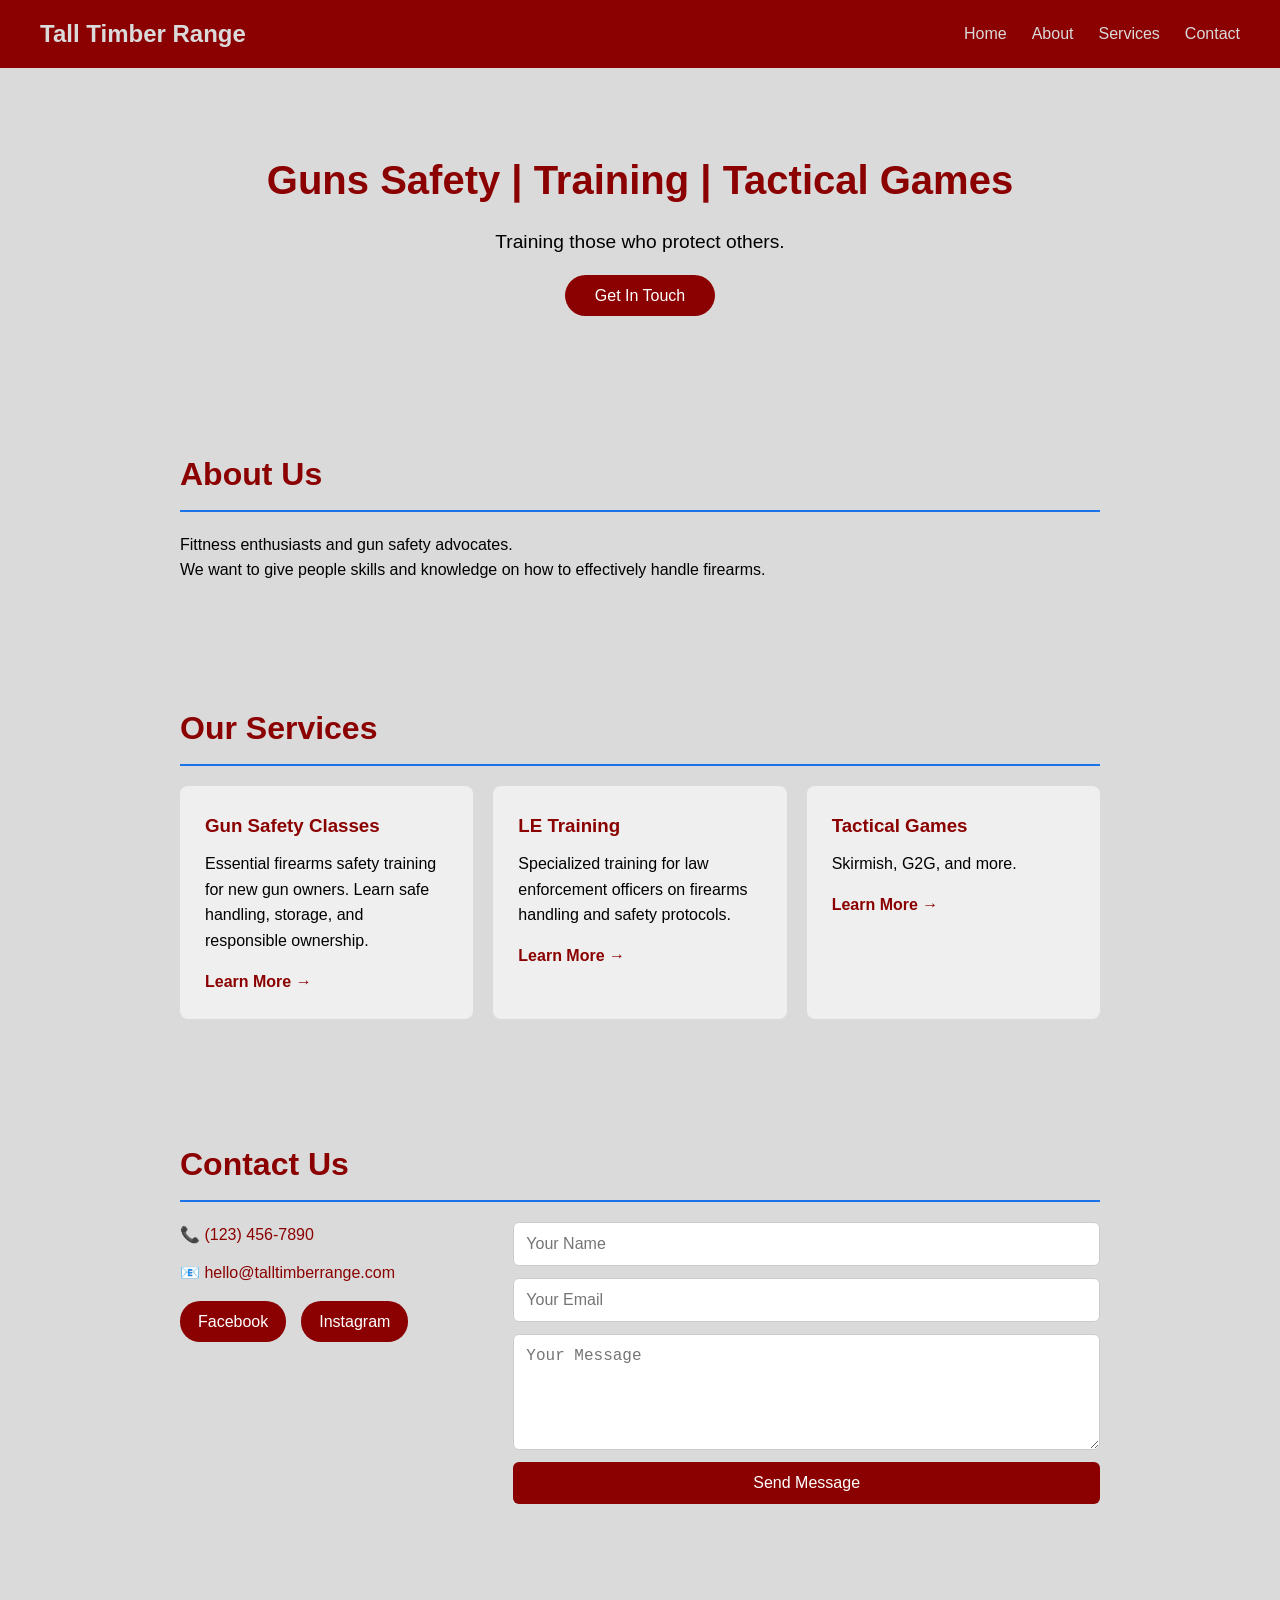
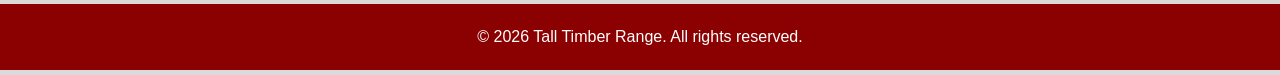
<file: index.html>
<!DOCTYPE html>
<html lang="en">
    <head>
        <meta charset="UTF-8">
        <meta name="viewport" content="width=device-width, initial-scale=1.0">
        <title>Tall Timber Range | Guns Safety, Training, and Tactical Games</title>
        <link rel="stylesheet" href="style.css">
    </head>
    <body>

        <!-- Navigation -->
        <nav>
            <div class="nav-brand">Tall Timber Range</div>
            <ul class="nav-links">
                <li><a href="#index.html">Home</a></li>
                <li><a href="#about">About</a></li>
                <li><a href="#services">Services</a></li>
                <li><a href="#contact">Contact</a></li>
            </ul>
        </nav>

        <!-- Hero Section -->
        <section class="hero">
            <div class="container">
                <h1><a href="services/gun-safety.html">Guns Safety</a> | <a href="services/le-training.html">Training</a> | <a href="services/tactical-games.html">Tactical Games</a></h1>
                <p>Training those who protect others.</p>
                <a href="#contact" class="button">Get In Touch</a>
            </div>               
        </section>

        <!-- About Section -->
        <section id="about">
            <h2>About Us</h2>
            <p>Fittness enthusiasts and gun safety advocates.</p>
            <p>We want to give people skills and knowledge on how to effectively handle firearms.</p>
        </section>

        <!-- Services Section -->
        <section id="services">
            <h2>Our Services</h2>
            <div class="services-grid">
                <div class="service-card">
                    <h3>Gun Safety Classes</h3>
                    <p>Essential firearms safety training for new gun owners. Learn safe handling, storage, and responsible ownership.</p>
                    <a href="services/gun-safety.html" class="card-link">Learn More →</a>
                </div>
                <div class="service-card">
                    <h3>LE Training</h3>
                    <p>Specialized training for law enforcement officers on firearms handling and safety protocols.</p>
                    <a href="services/le-training.html" class="card-link">Learn More →</a>
                </div>
                <div class="service-card">
                    <h3>Tactical Games</h3>
                    <p>Skirmish, G2G, and more.</p>
                    <a href="services/tactical-games.html" class="card-link">Learn More →</a>
                </div>
            </div>
        </section>

        <!-- Contact Section -->
        <section id="contact">
            <h2>Contact Us</h2>
            <div class="contact-wrapper">

                <div class="contact-info">
                    <p>📞 <a href="tel:+11234567890">(123) 456-7890</a></p>
                    <p>📧 <a href="mailto:hello@talltimberrange.com">hello@talltimberrange.com</a></p>
                    <div class="social-links">
                        <a href="#">Facebook</a>
                        <a href="#">Instagram</a>
                    </div>
                </div>

                <div class="contact-form">
                    <input type="text" placeholder="Your Name">
                    <input type="email" placeholder="Your Email">
                    <textarea placeholder="Your Message" rows="5"></textarea>
                    <button type="submit">Send Message</button>
                </div>

            </div>
        </section>

        <!-- Footer -->
        <footer>
            <p>&copy; 2026 Tall Timber Range. All rights reserved.</p>
        </footer>

    </body>
</html>
</file>
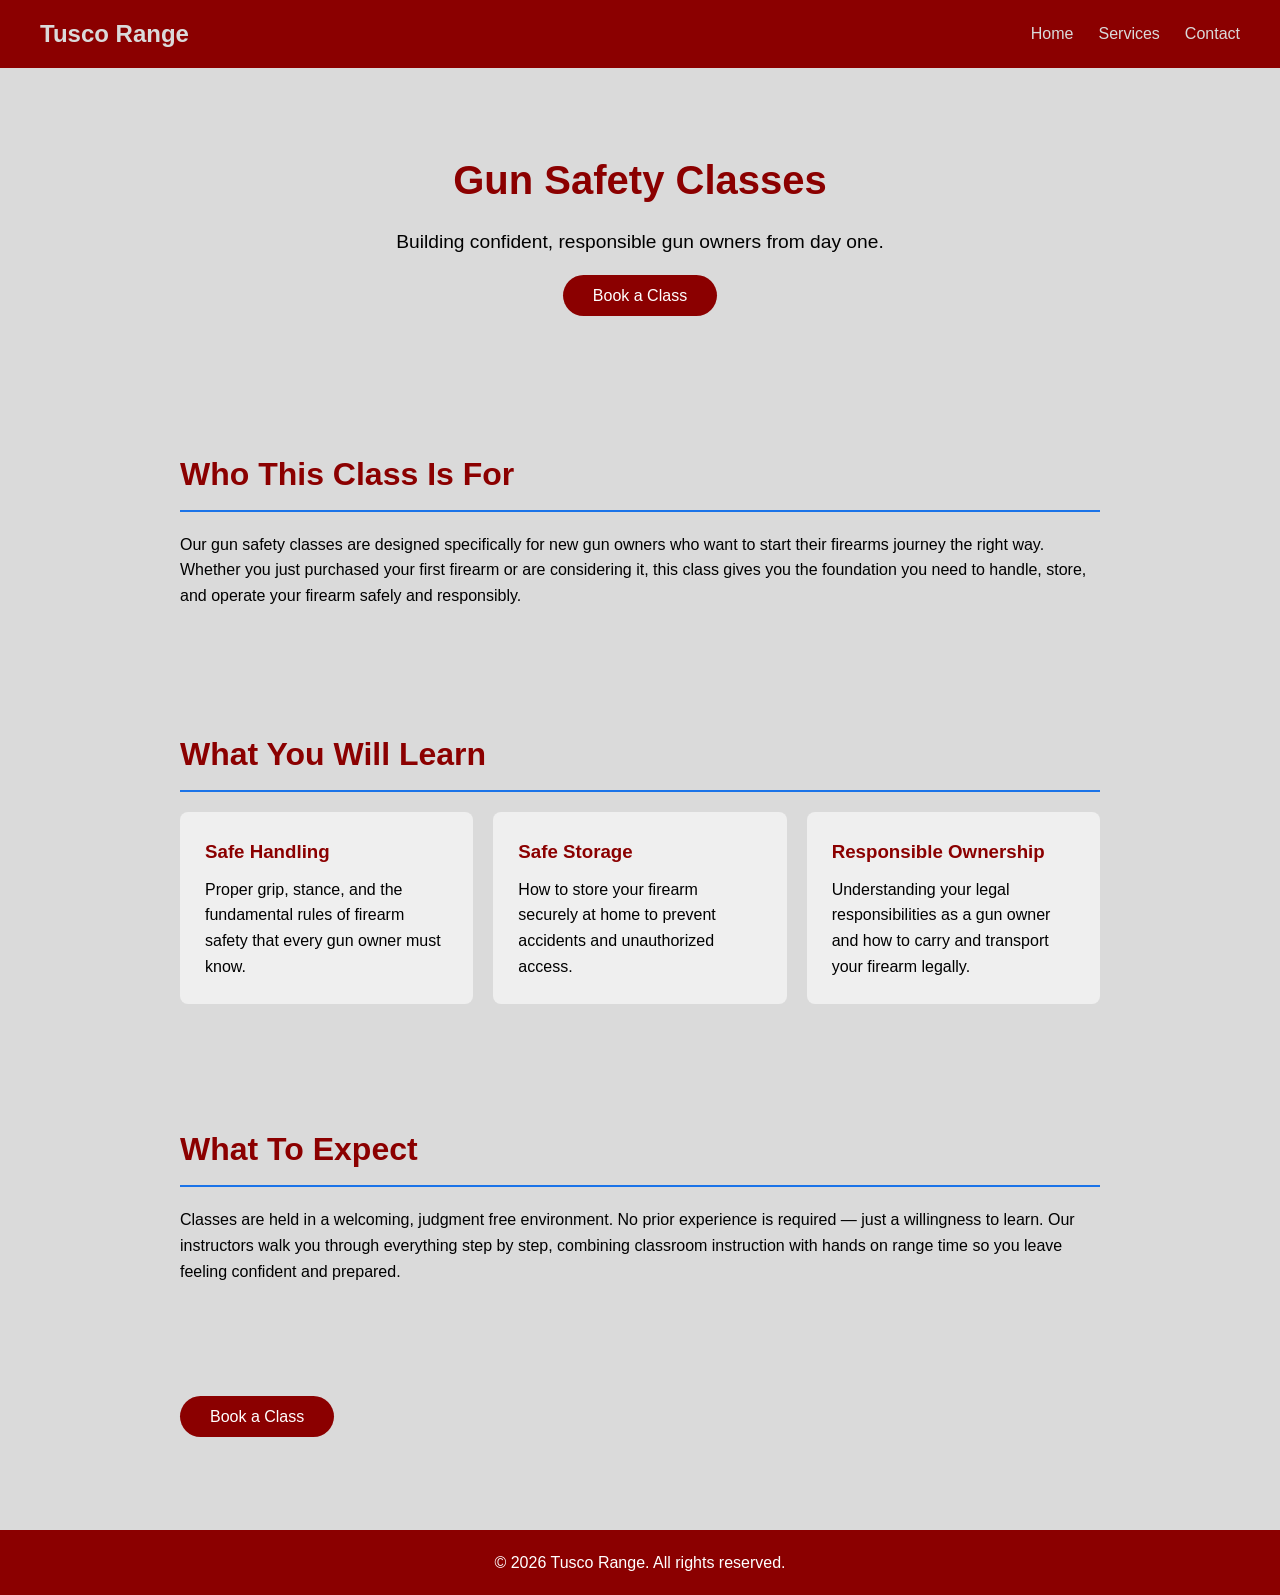
<file: Services/gun-safety.html>
<!DOCTYPE html>
<html lang="en">
    <head>
        <meta charset="UTF-8">
        <meta name="viewport" content="width=device-width, initial-scale=1.0">
        <title>Gun Safety Classes | Tusco Range</title>
        <link rel="stylesheet" href="../style.css">
    </head>
    <body>

        <nav>
            <div class="nav-brand">Tusco Range</div>
            <ul class="nav-links">
                <li><a href="../index.html">Home</a></li>
                <li><a href="../index.html#services">Services</a></li>
                <li><a href="../index.html#contact">Contact</a></li>
            </ul>
        </nav>

        <section class="hero">
            <div class="container">
                <h1>Gun Safety Classes</h1>
                <p>Building confident, responsible gun owners from day one.</p>
                <a href="../index.html#contact" class="button">Book a Class</a>
            </div>
        </section>

        <section>
            <div class="container">
                <h2>Who This Class Is For</h2>
                <p>Our gun safety classes are designed specifically for new gun owners who want to start their firearms journey the right way. Whether you just purchased your first firearm or are considering it, this class gives you the foundation you need to handle, store, and operate your firearm safely and responsibly.</p>
            </div>
        </section>

        <section>
            <div class="container">
                <h2>What You Will Learn</h2>
                <div class="services-grid">
                    <div class="service-card">
                        <h3>Safe Handling</h3>
                        <p>Proper grip, stance, and the fundamental rules of firearm safety that every gun owner must know.</p>
                    </div>
                    <div class="service-card">
                        <h3>Safe Storage</h3>
                        <p>How to store your firearm securely at home to prevent accidents and unauthorized access.</p>
                    </div>
                    <div class="service-card">
                        <h3>Responsible Ownership</h3>
                        <p>Understanding your legal responsibilities as a gun owner and how to carry and transport your firearm legally.</p>
                    </div>
                </div>
            </div>
        </section>

        <section>
            <div class="container">
                <h2>What To Expect</h2>
                <p>Classes are held in a welcoming, judgment free environment. No prior experience is required — just a willingness to learn. Our instructors walk you through everything step by step, combining classroom instruction with hands on range time so you leave feeling confident and prepared.</p>
            </div>
        </section>

        <section>
            <div class="container">
                <a href="../index.html#contact" class="button">Book a Class</a>
            </div>
        </section>

        <footer>
            <p>&copy; 2026 Tusco Range. All rights reserved.</p>
        </footer>

    </body>
</html>
</file>
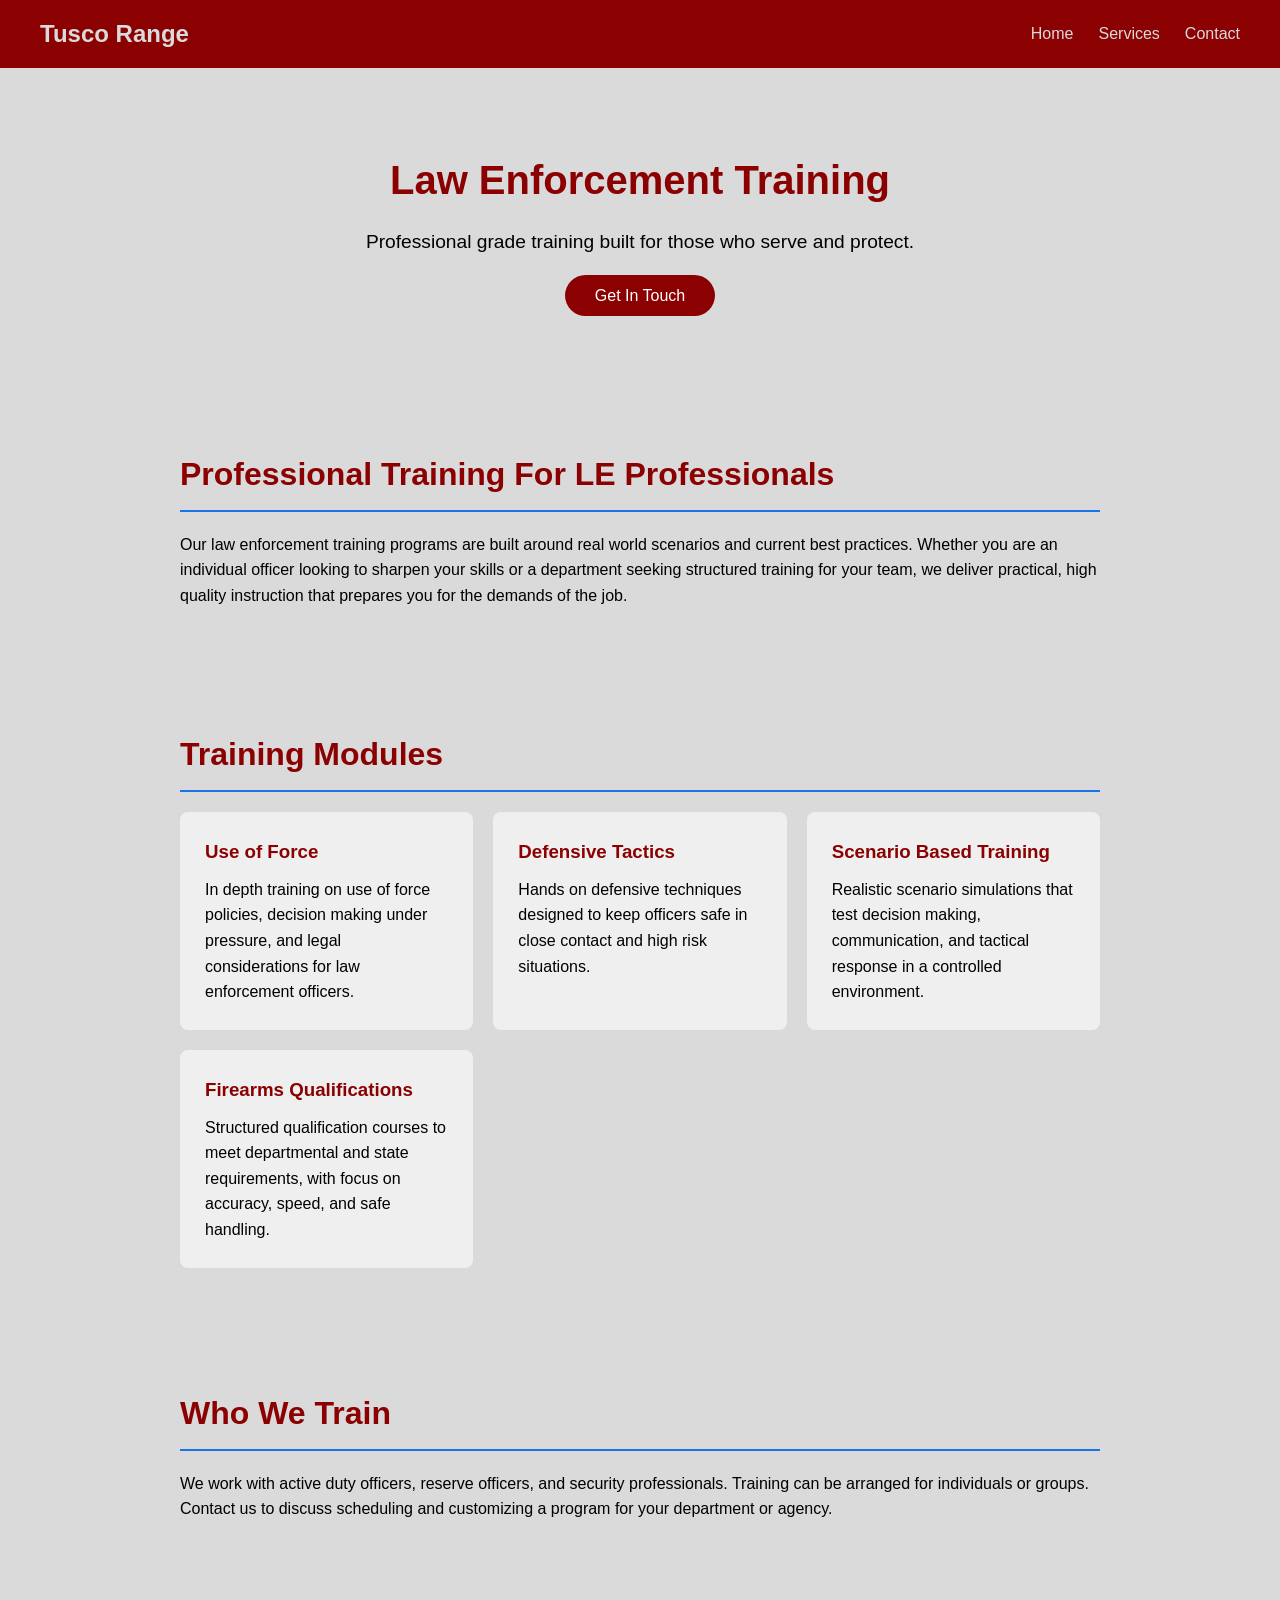
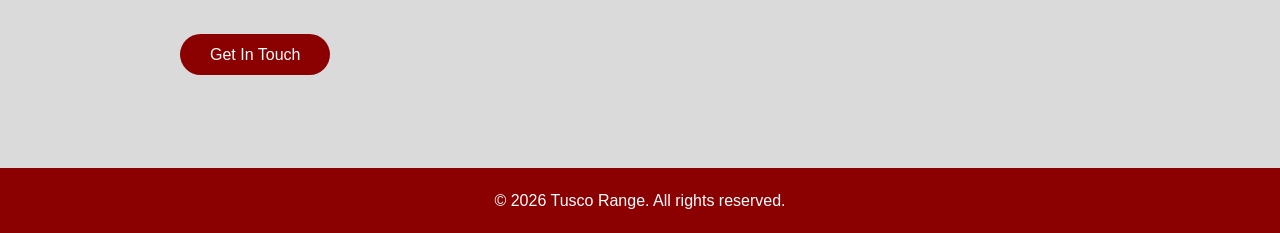
<file: Services/le-training.html>
<!DOCTYPE html>
<html lang="en">
    <head>
        <meta charset="UTF-8">
        <meta name="viewport" content="width=device-width, initial-scale=1.0">
        <title>LE Training | Tusco Range</title>
        <link rel="stylesheet" href="../style.css">
    </head>
    <body>

        <nav>
            <div class="nav-brand">Tusco Range</div>
            <ul class="nav-links">
                <li><a href="../index.html">Home</a></li>
                <li><a href="../index.html#services">Services</a></li>
                <li><a href="../index.html#contact">Contact</a></li>
            </ul>
        </nav>

        <section class="hero">
            <div class="container">
                <h1>Law Enforcement Training</h1>
                <p>Professional grade training built for those who serve and protect.</p>
                <a href="../index.html#contact" class="button">Get In Touch</a>
            </div>
        </section>

        <section>
            <div class="container">
                <h2>Professional Training For LE Professionals</h2>
                <p>Our law enforcement training programs are built around real world scenarios and current best practices. Whether you are an individual officer looking to sharpen your skills or a department seeking structured training for your team, we deliver practical, high quality instruction that prepares you for the demands of the job.</p>
            </div>
        </section>

        <section>
            <div class="container">
                <h2>Training Modules</h2>
                <div class="services-grid">
                    <div class="service-card">
                        <h3>Use of Force</h3>
                        <p>In depth training on use of force policies, decision making under pressure, and legal considerations for law enforcement officers.</p>
                    </div>
                    <div class="service-card">
                        <h3>Defensive Tactics</h3>
                        <p>Hands on defensive techniques designed to keep officers safe in close contact and high risk situations.</p>
                    </div>
                    <div class="service-card">
                        <h3>Scenario Based Training</h3>
                        <p>Realistic scenario simulations that test decision making, communication, and tactical response in a controlled environment.</p>
                    </div>
                    <div class="service-card">
                        <h3>Firearms Qualifications</h3>
                        <p>Structured qualification courses to meet departmental and state requirements, with focus on accuracy, speed, and safe handling.</p>
                    </div>
                </div>
            </div>
        </section>

        <section>
            <div class="container">
                <h2>Who We Train</h2>
                <p>We work with active duty officers, reserve officers, and security professionals. Training can be arranged for individuals or groups. Contact us to discuss scheduling and customizing a program for your department or agency.</p>
            </div>
        </section>

        <section>
            <div class="container">
                <a href="../index.html#contact" class="button">Get In Touch</a>
            </div>
        </section>

        <footer>
            <p>&copy; 2026 Tusco Range. All rights reserved.</p>
        </footer>

    </body>
</html>
</file>
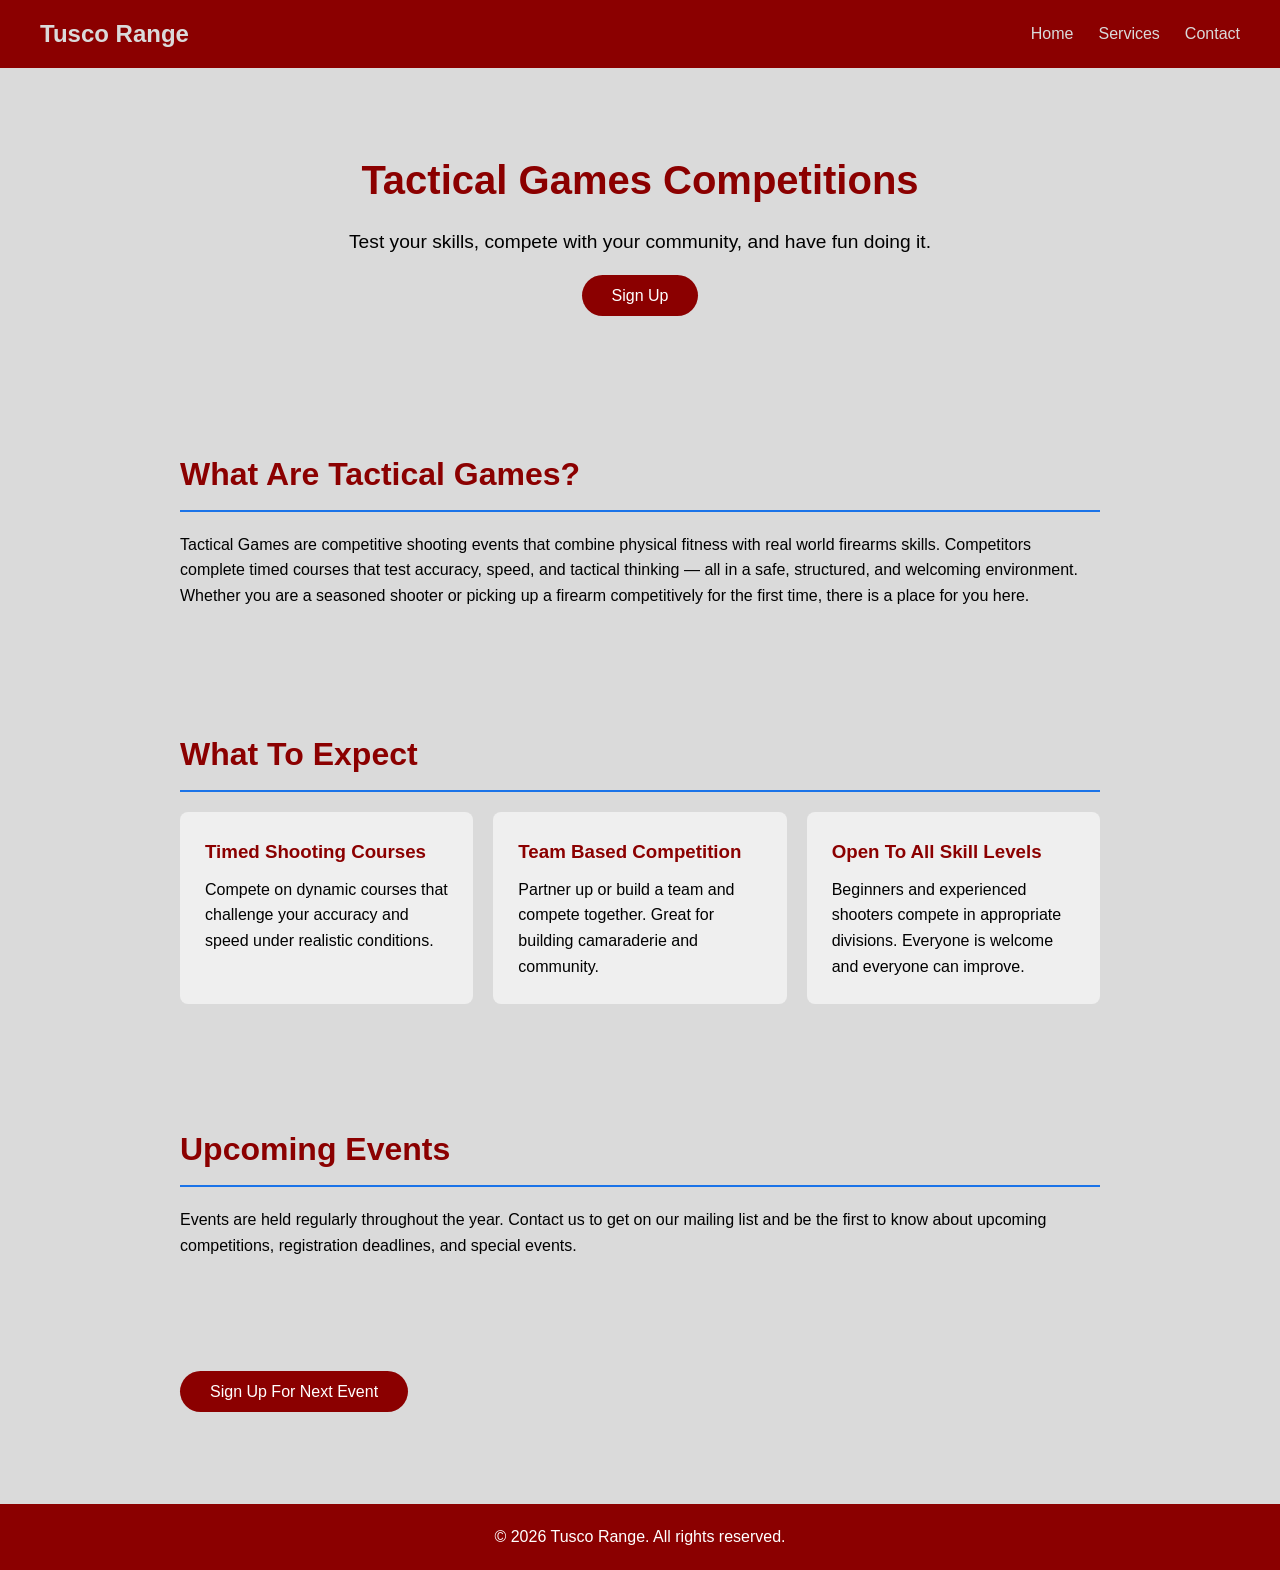
<file: Services/tactical-games.html>
<!DOCTYPE html>
<html lang="en">
    <head>
        <meta charset="UTF-8">
        <meta name="viewport" content="width=device-width, initial-scale=1.0">
        <title>Tactical Games | Tusco Range</title>
        <link rel="stylesheet" href="../style.css">
    </head>
    <body>

        <nav>
            <div class="nav-brand">Tusco Range</div>
            <ul class="nav-links">
                <li><a href="../index.html">Home</a></li>
                <li><a href="../index.html#services">Services</a></li>
                <li><a href="../index.html#contact">Contact</a></li>
            </ul>
        </nav>

        <section class="hero">
            <div class="container">
                <h1>Tactical Games Competitions</h1>
                <p>Test your skills, compete with your community, and have fun doing it.</p>
                <a href="../index.html#contact" class="button">Sign Up</a>
            </div>
        </section>

        <section>
            <div class="container">
                <h2>What Are Tactical Games?</h2>
                <p>Tactical Games are competitive shooting events that combine physical fitness with real world firearms skills. Competitors complete timed courses that test accuracy, speed, and tactical thinking — all in a safe, structured, and welcoming environment. Whether you are a seasoned shooter or picking up a firearm competitively for the first time, there is a place for you here.</p>
            </div>
        </section>

        <section>
            <div class="container">
                <h2>What To Expect</h2>
                <div class="services-grid">
                    <div class="service-card">
                        <h3>Timed Shooting Courses</h3>
                        <p>Compete on dynamic courses that challenge your accuracy and speed under realistic conditions.</p>
                    </div>
                    <div class="service-card">
                        <h3>Team Based Competition</h3>
                        <p>Partner up or build a team and compete together. Great for building camaraderie and community.</p>
                    </div>
                    <div class="service-card">
                        <h3>Open To All Skill Levels</h3>
                        <p>Beginners and experienced shooters compete in appropriate divisions. Everyone is welcome and everyone can improve.</p>
                    </div>
                </div>
            </div>
        </section>

        <section>
            <div class="container">
                <h2>Upcoming Events</h2>
                <p>Events are held regularly throughout the year. Contact us to get on our mailing list and be the first to know about upcoming competitions, registration deadlines, and special events.</p>
            </div>
        </section>

        <section>
            <div class="container">
                <a href="../index.html#contact" class="button">Sign Up For Next Event</a>
            </div>
        </section>

        <footer>
            <p>&copy; 2026 Tusco Range. All rights reserved.</p>
        </footer>

    </body>
</html>
</file>
<file: style.css>
* {
    margin: 0;
    padding: 0;
    box-sizing: border-box;
}

body {
    font-family: Arial, sans-serif;
    color: #000000;
    line-height: 1.6;
    background-color: #dadada; 
}

/* Navigation */
nav {
    display: flex;
    justify-content: space-between;
    align-items: center;
    background-color: #8b0000  ;
    padding: 15px 40px;
    position: sticky;
    top: 0;
}
 
.nav-brand {
    color: #dadada;
    font-size: 1.5rem;
    font-weight: bold;
}

.nav-links {
    list-style: none;
    display: flex;
    gap: 25px;
}

.nav-links a {
    color: #dadada ;
    text-decoration: none;
    font-size: 1rem;
}

.nav-links a:hover {
    text-decoration: underline;
}

/* Hero */
.hero {
    background-color: #dadada;
    text-align: center;
    padding: 80px 20px;
}

.hero h1 {
    color: #8b0000;
    font-size: 2.5rem;
    margin-bottom: 15px;
}

.hero h1 a {
    color: #8b0000 !important;
    text-decoration: none;
}

.hero h1 a:visited {
    color: #8b0000 !important;
}

.hero h1 a:hover {
    text-decoration: underline;
}

.hero p {
    font-size: 1.2rem;
    margin-bottom: 25px;
    color: #000000;
}

.hero p a {
    color: #8b0000 !important;
    font-weight: bold;
    text-decoration: none;
}

.hero p a:visited {
    color: #8b0000 !important;
}

.hero p a:hover {
    text-decoration: underline;
}

.button {
    background-color: #8b0000 ;
    color: white;
    padding: 12px 30px;
    border-radius: 25px;
    text-decoration: none;
    font-size: 1rem;
}

.button:hover {
    background-color: #2e7d5e ;
}

/* Sections */
section {
    padding: 60px 40px;
    max-width: 1000px;
    margin: 0 auto;
}

section h2 {
    font-size: 2rem;
    color: #8b0000;
    margin-bottom: 20px;
    border-bottom: 2px solid #1a73e8;
    padding-bottom: 10px;
}

h2 {
    color: #8b0000;
}

/* Services Grid */
.services-grid {
    display: grid;
    grid-template-columns: repeat(3, 1fr);
    gap: 20px;
    margin-top: 20px;
}

.service-card {
    background-color: #efefef;
    border-radius: 8px;
    padding: 25px;
}

.service-card h3 {
    color: #8b0000;
    margin-bottom: 10px;
}

/* Contact */
.contact-wrapper {
    display: flex;
    gap: 40px;
    margin-top: 20px;
}

.contact-info {
    flex: 1;
}

.contact-info p {
    margin-bottom: 12px;
    font-size: 1rem;
}

.contact-info a {
    color: #8b0000 ;
    text-decoration: none;
}

.social-links {
    display: flex;
    gap: 15px;
    margin-top: 15px;
}

.social-links a {
    background-color: #8b0000;
    color: white;
    padding: 8px 18px;
    border-radius: 20px;
    text-decoration: none;
}

.social-links a:hover {
    background-color: #2e7d5e;
}

.contact-form {
    flex: 2;
    display: flex;
    flex-direction: column;
    gap: 12px;
}

.contact-form input,
.contact-form textarea {
    padding: 12px;
    border: 1px solid #ccc;
    border-radius: 6px;
    font-size: 1rem;
    width: 100%;
}

.contact-form button {
    background-color: #8b0000;
    color: white;
    padding: 12px;
    border: none;
    border-radius: 6px;
    font-size: 1rem;
    cursor: pointer;
}

.contact-form button:hover {
    background-color: #245f49;
}

/* Footer */
footer {
    background-color: #8b0000 ;
    color: white;
    text-align: center;
    padding: 20px;
    margin-top: 40px;
}

.card-link {
    display: inline-block;
    margin-top: 15px;
    color: #8b0000 ;
    font-weight: bold;
    text-decoration: none;
}

.card-link:hover {
    text-decoration: underline;
}
</file>
